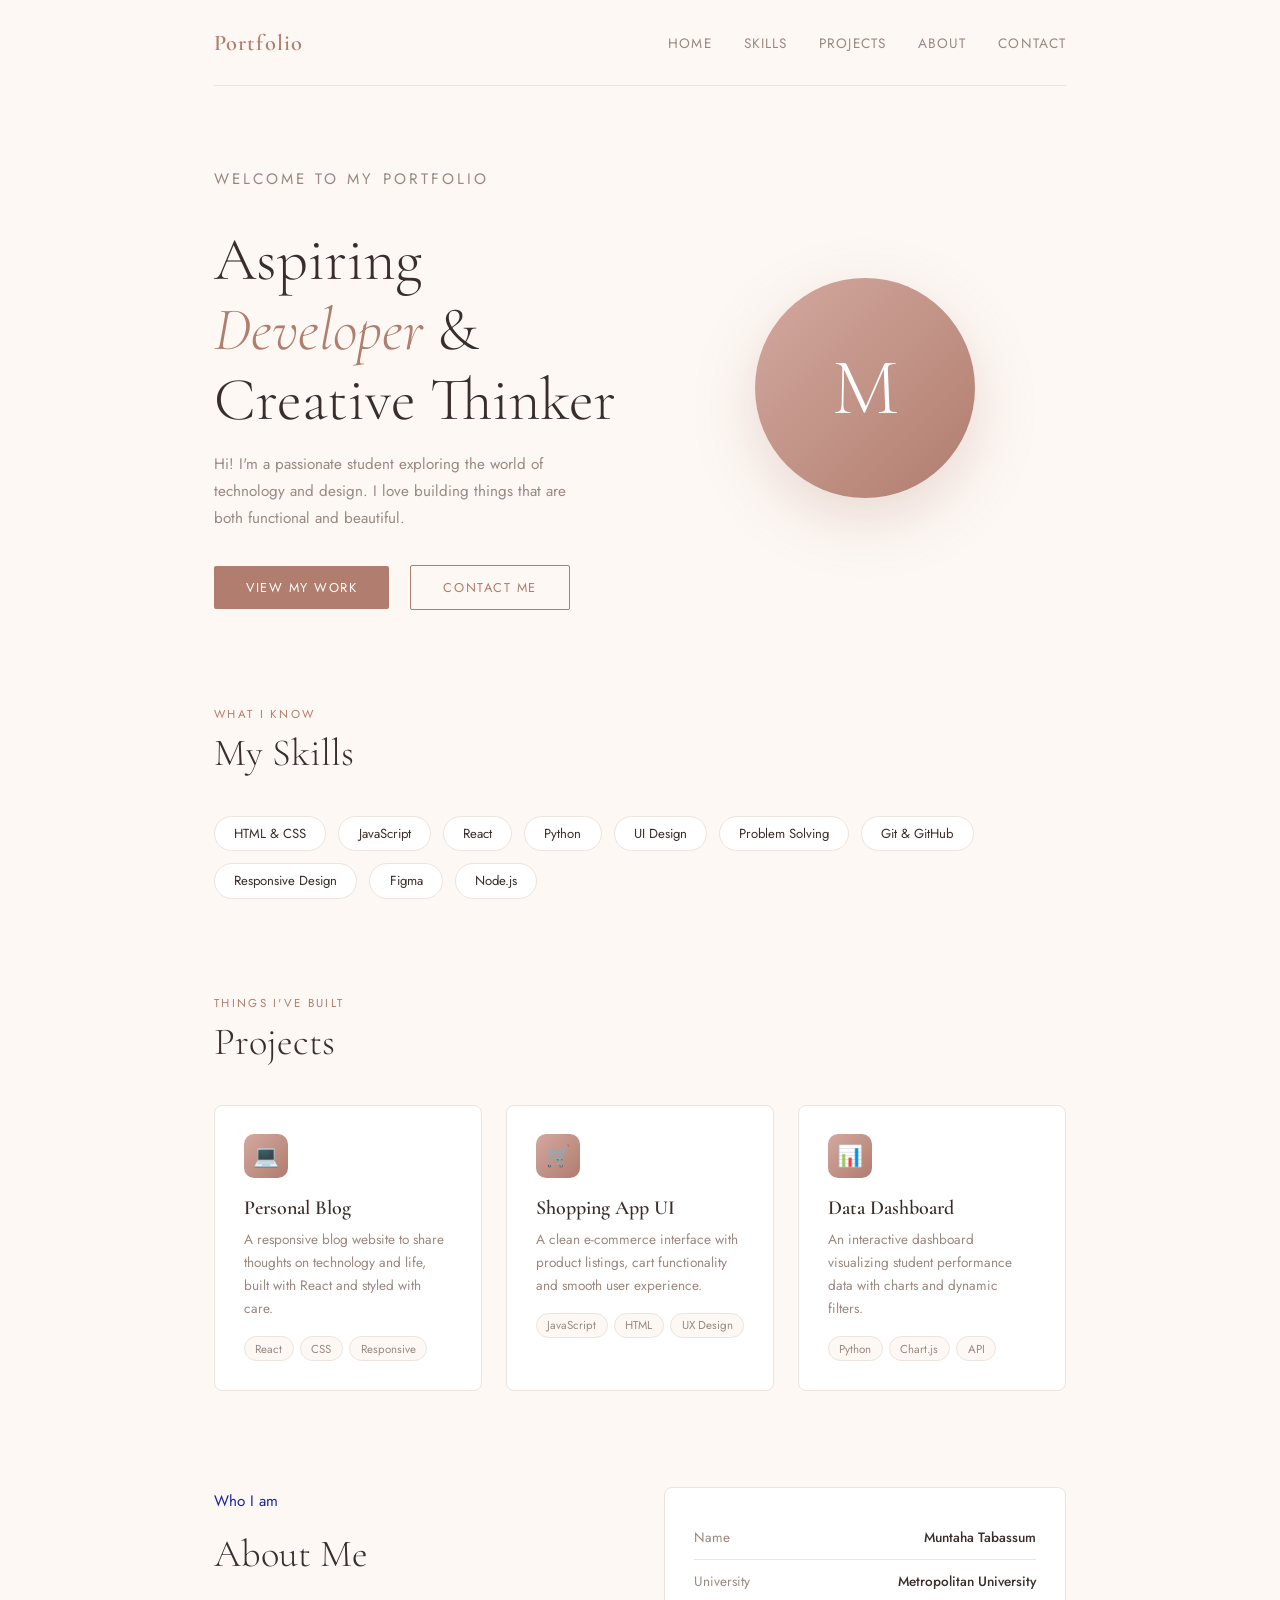
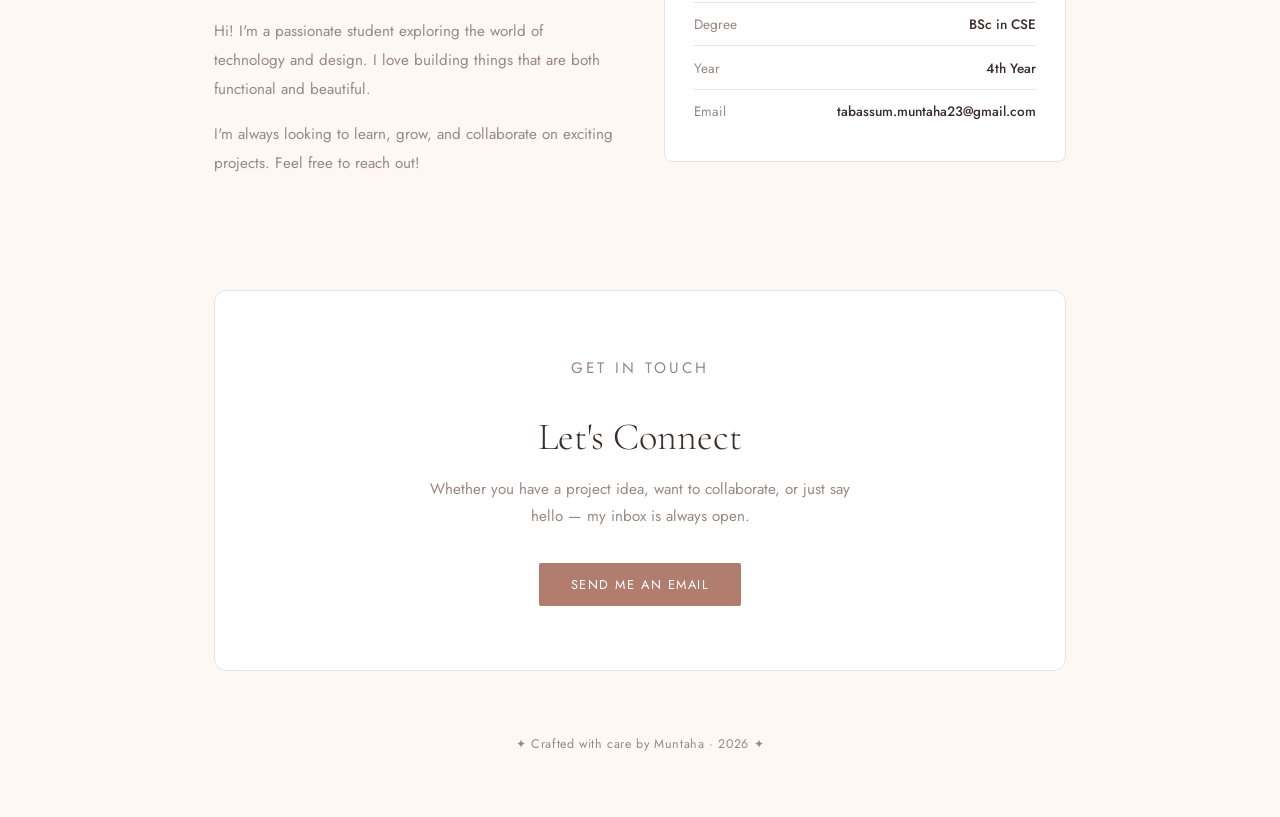
<file: myportfolio.html>
<!DOCTYPE html>
<html lang="en">
<head>
  <meta charset="UTF-8" />
  <meta name="viewport" content="width=device-width, initial-scale=1.0"/>
  <title>My Portfolio</title>
  <link href="https://fonts.googleapis.com/css2?family=Cormorant+Garamond:ital,wght@0,300;0,400;0,600;1,300;1,400&family=Jost:wght@300;400;500&display=swap" rel="stylesheet"/>
  <style>
    *, *::before, *::after { box-sizing: border-box; margin: 0; padding: 0; }

    /* ===================== */
    /* 🎨 COLORS — change these to restyle everything */
    :root {
      --bg:      #fdf8f4;    /* page background */
      --surface: #ffffff;    /* card background */
      --accent:  #b07d6e;    /* buttons, highlights */
      --accent2: #d4a9a0;    /* soft accent */
      --text:    #3a2e2a;    /* main text */
      --muted:   #9a8880;    /* secondary text */
      --border:  #ede4df;    /* card borders */
    }
    /* ===================== */

    html { scroll-behavior: smooth; }
    body { background: var(--bg); font-family: 'Jost', sans-serif; color: var(--text); }

    .portfolio { max-width: 900px; margin: 0 auto; padding: 0 1.5rem 4rem; }

    /* NAV */
    nav {
      display: flex; justify-content: space-between; align-items: center;
      padding: 1.8rem 0; border-bottom: 1px solid var(--border);
      margin-bottom: 5rem;
    }
    .nav-logo { font-family: 'Cormorant Garamond', serif; font-size: 1.4rem; font-weight: 600; letter-spacing: 0.05em; color: var(--accent); }
    .nav-links { display: flex; gap: 2rem; list-style: none; }
    .nav-links a { text-decoration: none; font-size: 0.85rem; letter-spacing: 0.08em; text-transform: uppercase; color: var(--muted); transition: color 0.2s; }
    .nav-links a:hover { color: var(--accent); }

    /* HERO */
    .hero { display: grid; grid-template-columns: 1fr 1fr; gap: 3rem; align-items: center; margin-bottom: 6rem; }
    .hero-text h1 { font-family: 'Cormorant Garamond', serif; font-size: clamp(2.4rem, 5vw, 3.8rem); font-weight: 300; line-height: 1.15; margin-bottom: 1rem; }
    .hero-text h1 em { font-style: italic; color: var(--accent); }
    .hero-text p { font-size: 0.95rem; color: var(--muted); line-height: 1.8; margin-bottom: 2rem; max-width: 360px; }
    .btn { display: inline-block; padding: 0.75rem 2rem; background: var(--accent); color: #fff; font-family: 'Jost', sans-serif; font-size: 0.8rem; letter-spacing: 0.12em; text-transform: uppercase; border: none; cursor: pointer; border-radius: 2px; text-decoration: none; transition: background 0.2s, transform 0.2s; }
    .btn:hover { background: var(--text); transform: translateY(-1px); }
    .btn-outline { background: transparent; color: var(--accent); border: 1px solid var(--accent); margin-left: 1rem; }
    .btn-outline:hover { background: var(--accent); color: #fff; }
    .hero-img { display: flex; justify-content: center; }
    .avatar { width: 220px; height: 220px; border-radius: 50%; background: linear-gradient(135deg, var(--accent2), var(--accent)); display: flex; align-items: center; justify-content: center; font-family: 'Cormorant Garamond', serif; font-size: 5rem; color: #fff; font-weight: 300; box-shadow: 0 20px 60px rgba(176,125,110,0.25); }

    /* SECTION LABELS */
    .section-label { font-size: 0.72rem; letter-spacing: 0.2em; text-transform: uppercase; color: var(--accent); margin-bottom: 0.5rem; }
    .section-title { font-family: 'Cormorant Garamond', serif; font-size: clamp(1.8rem, 3vw, 2.5rem); font-weight: 300; margin-bottom: 2.5rem; }

    /* SKILLS */
    .skills-section { margin-bottom: 6rem; }
    .skills-grid { display: flex; flex-wrap: wrap; gap: 0.75rem; }
    .skill-tag { padding: 0.45rem 1.2rem; background: var(--surface); border: 1px solid var(--border); border-radius: 50px; font-size: 0.82rem; color: var(--text); transition: all 0.2s; }
    .skill-tag:hover { background: var(--accent2); border-color: var(--accent2); color: #fff; }

    /* PROJECTS */
    .projects-section { margin-bottom: 6rem; }
    .projects-grid { display: grid; grid-template-columns: repeat(auto-fit, minmax(260px, 1fr)); gap: 1.5rem; }
    .project-card { background: var(--surface); border: 1px solid var(--border); border-radius: 8px; padding: 1.8rem; transition: box-shadow 0.25s, transform 0.25s; }
    .project-card:hover { box-shadow: 0 12px 40px rgba(176,125,110,0.15); transform: translateY(-3px); }
    .project-icon { width: 44px; height: 44px; background: linear-gradient(135deg, var(--accent2), var(--accent)); border-radius: 10px; display: flex; align-items: center; justify-content: center; font-size: 1.3rem; margin-bottom: 1.1rem; }
    .project-card h3 { font-family: 'Cormorant Garamond', serif; font-size: 1.25rem; font-weight: 600; margin-bottom: 0.5rem; }
    .project-card p { font-size: 0.85rem; color: var(--muted); line-height: 1.7; margin-bottom: 1rem; }
    .project-tags { display: flex; flex-wrap: wrap; gap: 0.4rem; }
    .project-tag { font-size: 0.72rem; padding: 0.2rem 0.65rem; background: var(--bg); border-radius: 50px; color: var(--muted); border: 1px solid var(--border); }

    /* ABOUT */
    .about-section { margin-bottom: 6rem; display: grid; grid-template-columns: 1fr 1fr; gap: 3rem; align-items: start; }
    .about-text p { font-size: 0.95rem; color: var(--muted); line-height: 1.9; margin-bottom: 1rem; }
    .about-details { background: var(--surface); border: 1px solid var(--border); border-radius: 8px; padding: 1.8rem; }
    .detail-row { display: flex; justify-content: space-between; padding: 0.7rem 0; border-bottom: 1px solid var(--border); font-size: 0.85rem; }
    .detail-row:last-child { border-bottom: none; }
    .detail-label { color: var(--muted); }
    .detail-value { color: var(--text); font-weight: 500; }

    /* CONTACT */
    .contact-section { text-align: center; padding: 4rem 2rem; background: var(--surface); border: 1px solid var(--border); border-radius: 12px; margin-bottom: 3rem; }
    .contact-section p { color: var(--muted); max-width: 420px; margin: 0 auto 2rem; line-height: 1.8; font-size: 0.95rem; }

    /* FOOTER */
    footer { text-align: center; font-size: 0.78rem; color: var(--muted); letter-spacing: 0.05em; padding-top: 1rem; }

    /* RESPONSIVE */
    @media (max-width: 640px) {
      .hero { grid-template-columns: 1fr; text-align: center; }
      .hero-img { order: -1; }
      .hero-text p { margin: 0 auto 2rem; }
      .about-section { grid-template-columns: 1fr; }
      nav { flex-direction: column; gap: 1rem; }
      .btn-outline { margin-left: 0; margin-top: 0.75rem; }
    }
  </style>
</head>
<body>

<div class="portfolio">

  <!-- NAV -->
  <nav>
    <div class="nav-logo" id="nav-name">Portfolio</div>  <!-- ✏️ Auto-filled from YOUR INFO below -->
    <ul class="nav-links">
      <li><a href="#home">Home</a></li>
      <li><a href="#skills">Skills</a></li>
      <li><a href="#projects">Projects</a></li>
      <li><a href="#about">About</a></li>
      <li><a href="#contact">Contact</a></li>
    </ul>
  </nav>

  <!-- HERO -->
  <section class="hero" id="home">
    <div class="hero-text">
      <p class="section-label">Welcome to my Portfolio</p>
      <!-- ✏️ CHANGE TAGLINE: edit the text below, keep <em> for italic styling -->
      <h1>Aspiring <em>Developer</em> &amp; Creative Thinker</h1>
      <!-- ✏️ CHANGE BIO -->
      <p id="hero-bio">Hi! I'm a passionate student exploring the world of technology and design. I love building things that are both functional and beautiful.</p>
      <a class="btn" href="#projects">View My Work</a>
      <a class="btn btn-outline" href="#contact">Contact Me</a>
    </div>
    <div class="hero-img">
      <!-- ✏️ CHANGE INITIAL: the letter shown in the avatar circle -->
      <div class="avatar" id="avatar-initial">M</div>
    </div>
  </section>

  <!-- SKILLS -->
  <section class="skills-section" id="skills">
    <p class="section-label">What I know</p>
    <h2 class="section-title">My Skills</h2>
    <!-- ✏️ ADD/REMOVE SKILLS: copy a <span> line to add, delete one to remove -->
    <div class="skills-grid" id="skills-grid">
      <span class="skill-tag">HTML &amp; CSS</span>
      <span class="skill-tag">JavaScript</span>
      <span class="skill-tag">React</span>
      <span class="skill-tag">Python</span>
      <span class="skill-tag">UI Design</span>
      <span class="skill-tag">Problem Solving</span>
      <span class="skill-tag">Git &amp; GitHub</span>
      <span class="skill-tag">Responsive Design</span>
      <span class="skill-tag">Figma</span>
      <span class="skill-tag">Node.js</span>
    </div>
  </section>

  <!-- PROJECTS -->
  <section class="projects-section" id="projects">
    <p class="section-label">Things I've built</p>
    <h2 class="section-title">Projects</h2>
    <!-- ✏️ ADD/EDIT PROJECTS: copy a .project-card block to add a new one -->
    <div class="projects-grid">

      <div class="project-card">
        <div class="project-icon">💻</div>
        <h3>Personal Blog</h3>   <!-- ✏️ Project title -->
        <p>A responsive blog website to share thoughts on technology and life, built with React and styled with care.</p>
        <div class="project-tags">
          <span class="project-tag">React</span>
          <span class="project-tag">CSS</span>
          <span class="project-tag">Responsive</span>
        </div>
      </div>

      <div class="project-card">
        <div class="project-icon">🛒</div>
        <h3>Shopping App UI</h3>
        <p>A clean e-commerce interface with product listings, cart functionality and smooth user experience.</p>
        <div class="project-tags">
          <span class="project-tag">JavaScript</span>
          <span class="project-tag">HTML</span>
          <span class="project-tag">UX Design</span>
        </div>
      </div>

      <div class="project-card">
        <div class="project-icon">📊</div>
        <h3>Data Dashboard</h3>
        <p>An interactive dashboard visualizing student performance data with charts and dynamic filters.</p>
        <div class="project-tags">
          <span class="project-tag">Python</span>
          <span class="project-tag">Chart.js</span>
          <span class="project-tag">API</span>
        </div>
      </div>

    </div>
  </section>

  <!-- ABOUT -->
  <section class="about-section" id="about">
    <div class="about-text">
      <p style= "color: #1625a8; section-label">Who I am</p>
      <h2 class="section-title">About Me</h2>
      <p>Hi! I'm a passionate student exploring the world of technology and design. I love building things that are both functional and beautiful.</p>
      <p>I'm always looking to learn, grow, and collaborate on exciting projects. Feel free to reach out!</p>
    </div>
    <!-- ✏️ CHANGE DETAILS: update the right-side values below -->
    <div class="about-details">
      <div class="detail-row"><span class="detail-label">Name</span><span class="detail-value" id="detail-name">Muntaha Tabassum</span></div>
      <div class="detail-row"><span class="detail-label">University</span><span class="detail-value">Metropolitan University</span></div>
      <div class="detail-row"><span class="detail-label">Degree</span><span class="detail-value">BSc in CSE</span></div>
      <div class="detail-row"><span class="detail-label">Year</span><span class="detail-value">4th Year</span></div>
      <div class="detail-row"><span class="detail-label">Email</span><span class="detail-value" id="detail-email">tabassum.muntaha23@gmail.com</span></div>
    </div>
  </section>

  <!-- CONTACT -->
  <section class="contact-section" id="contact">
    <p class="section-label">Get in touch</p>
    <h2 class="section-title" style="margin-bottom:1rem;">Let's Connect</h2>
    <p>Whether you have a project idea, want to collaborate, or just say hello — my inbox is always open.</p>
    <!-- ✏️ CHANGE EMAIL in the href below -->
    <a class="btn" href="mailto:youremail@example.com" id="contact-btn">Send Me an Email</a>
  </section>

  <footer>
    <p>✦ Crafted with care by <span id="footer-name">Muntaha</span> · 2026 ✦</p>
  </footer>

</div>

</body>
</html>
</file>
